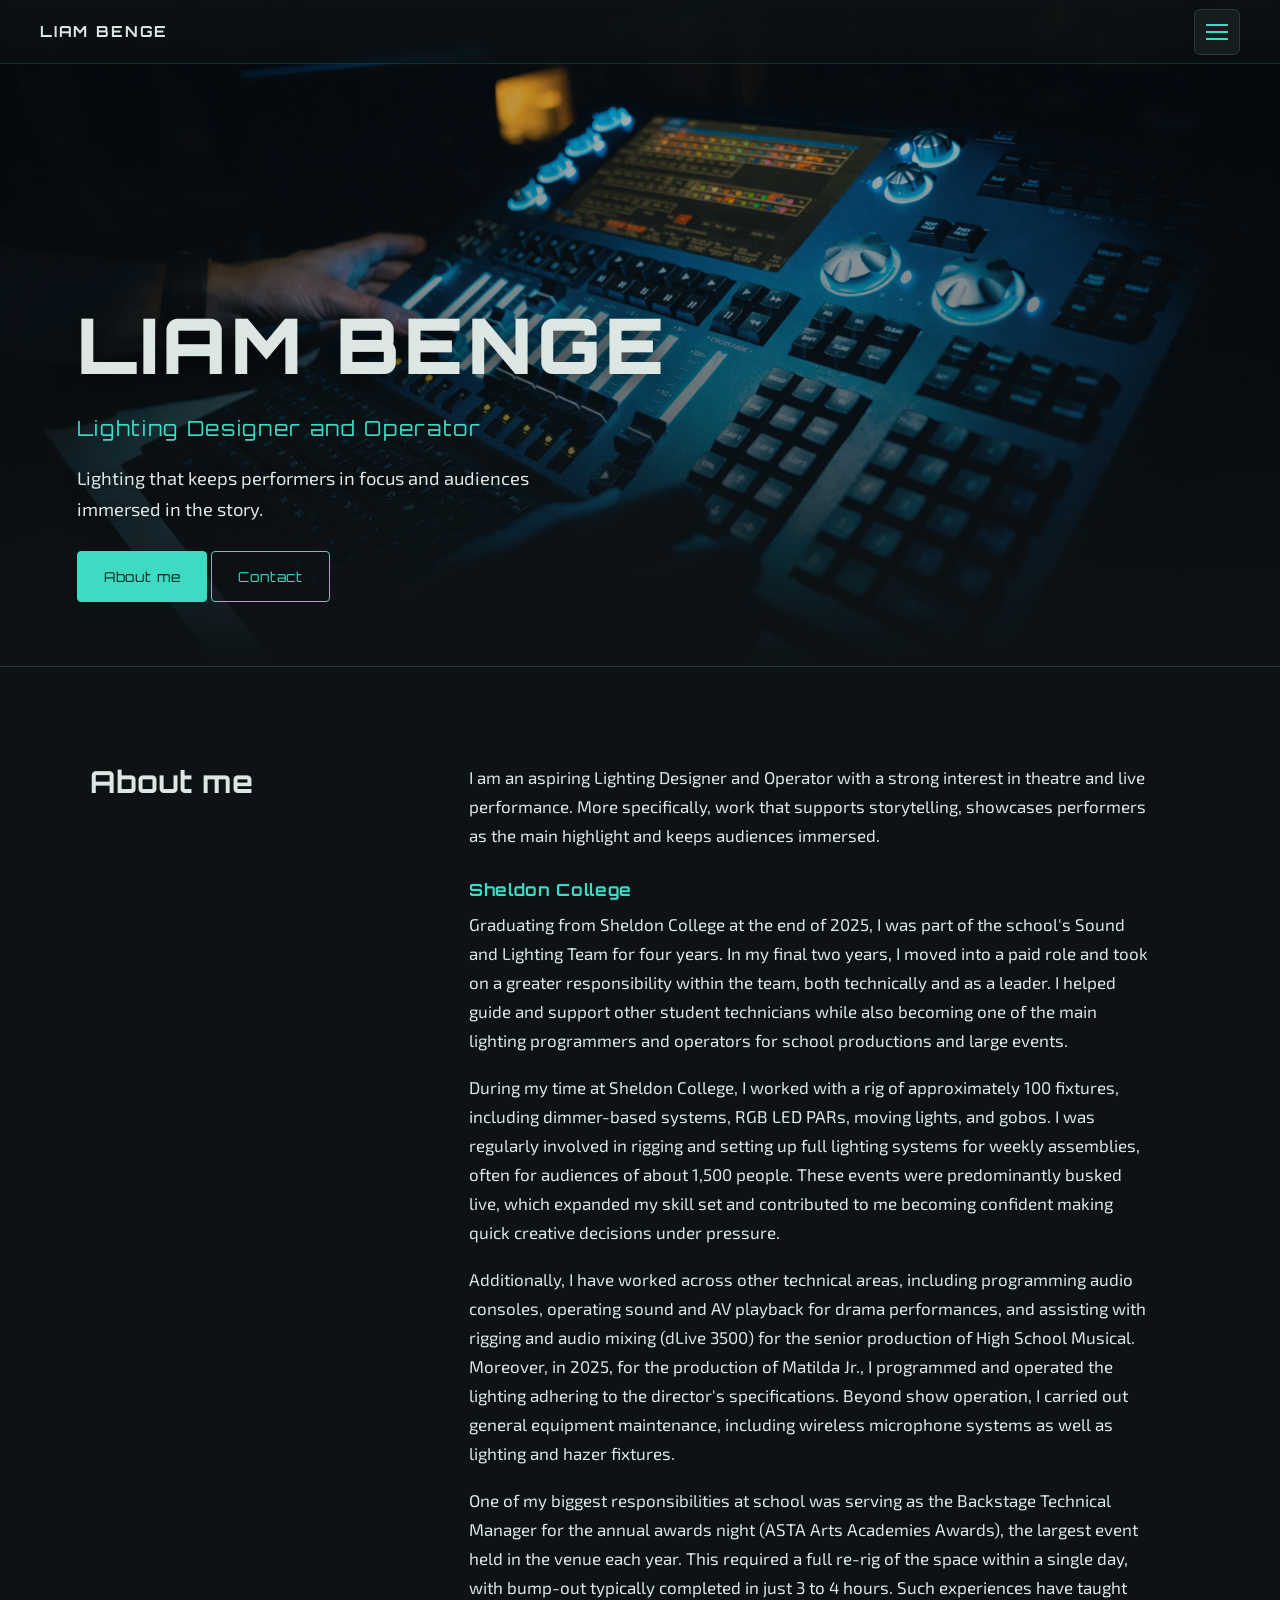
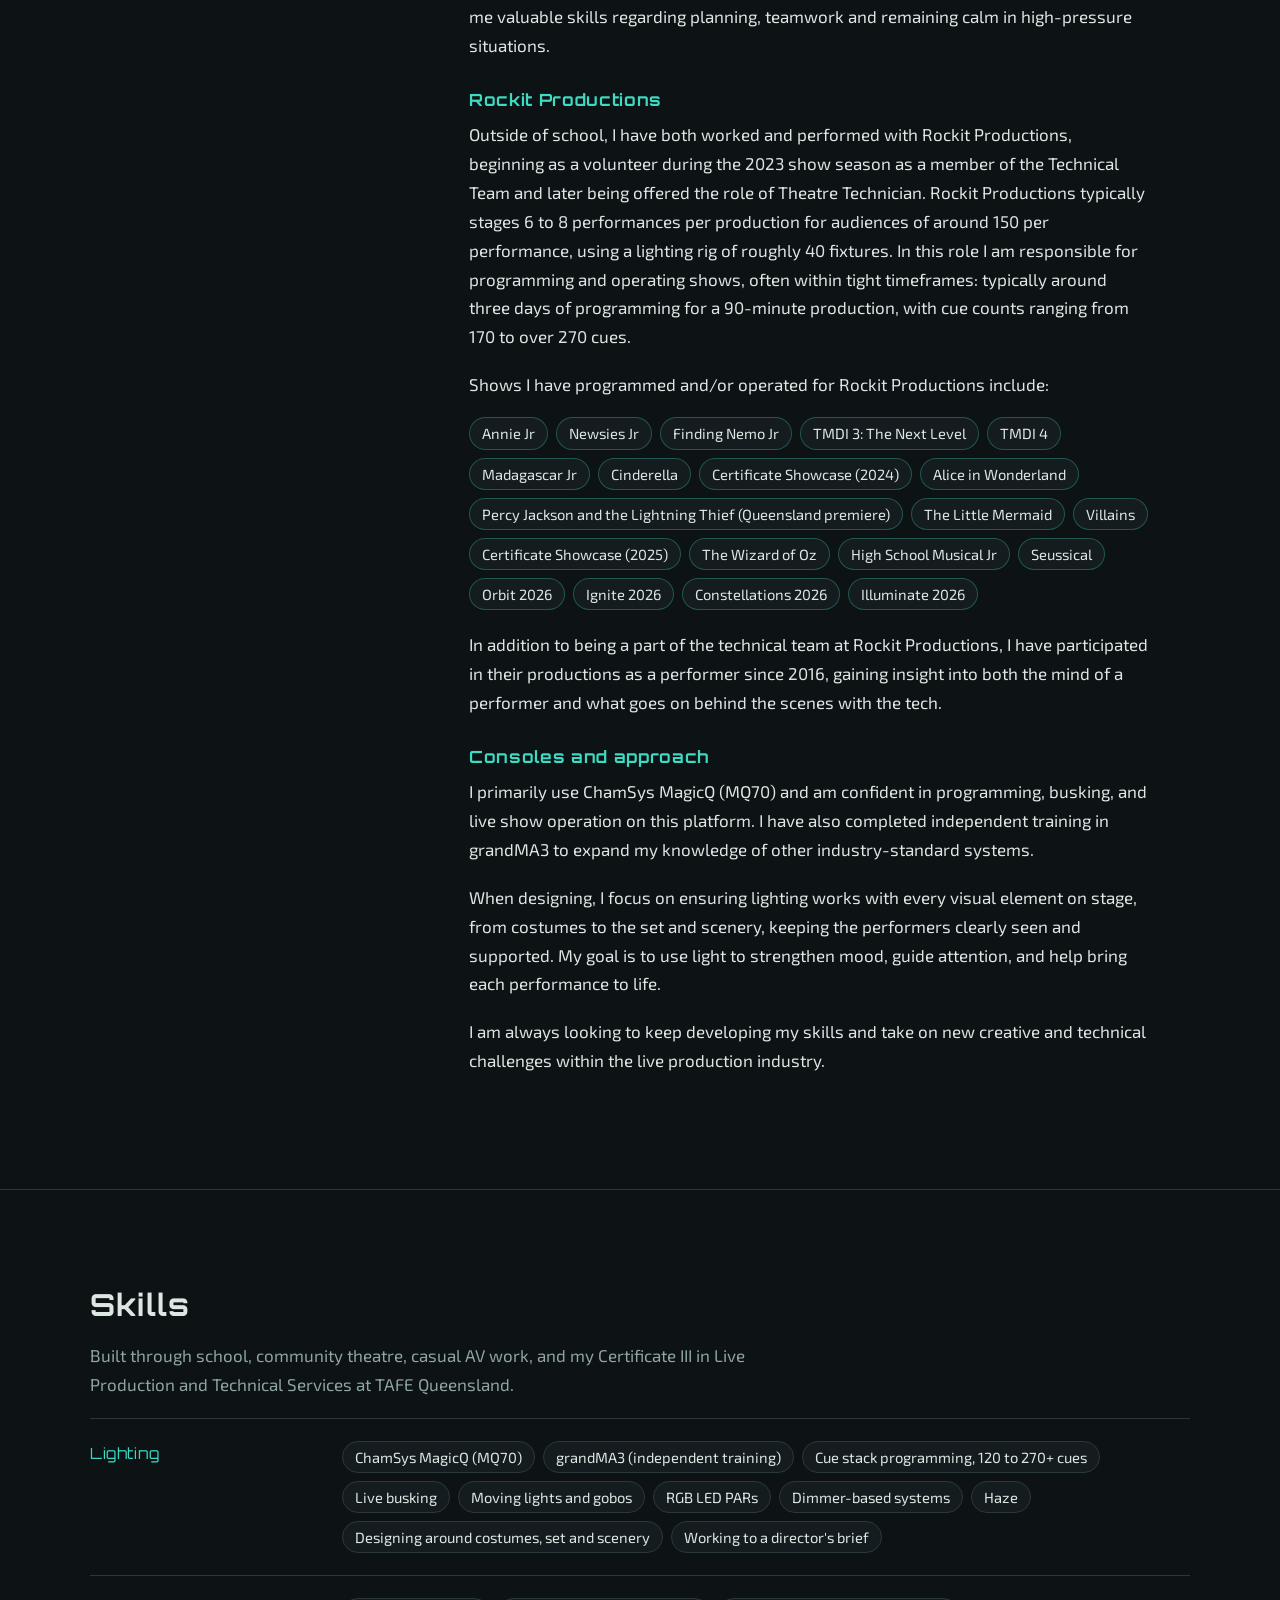
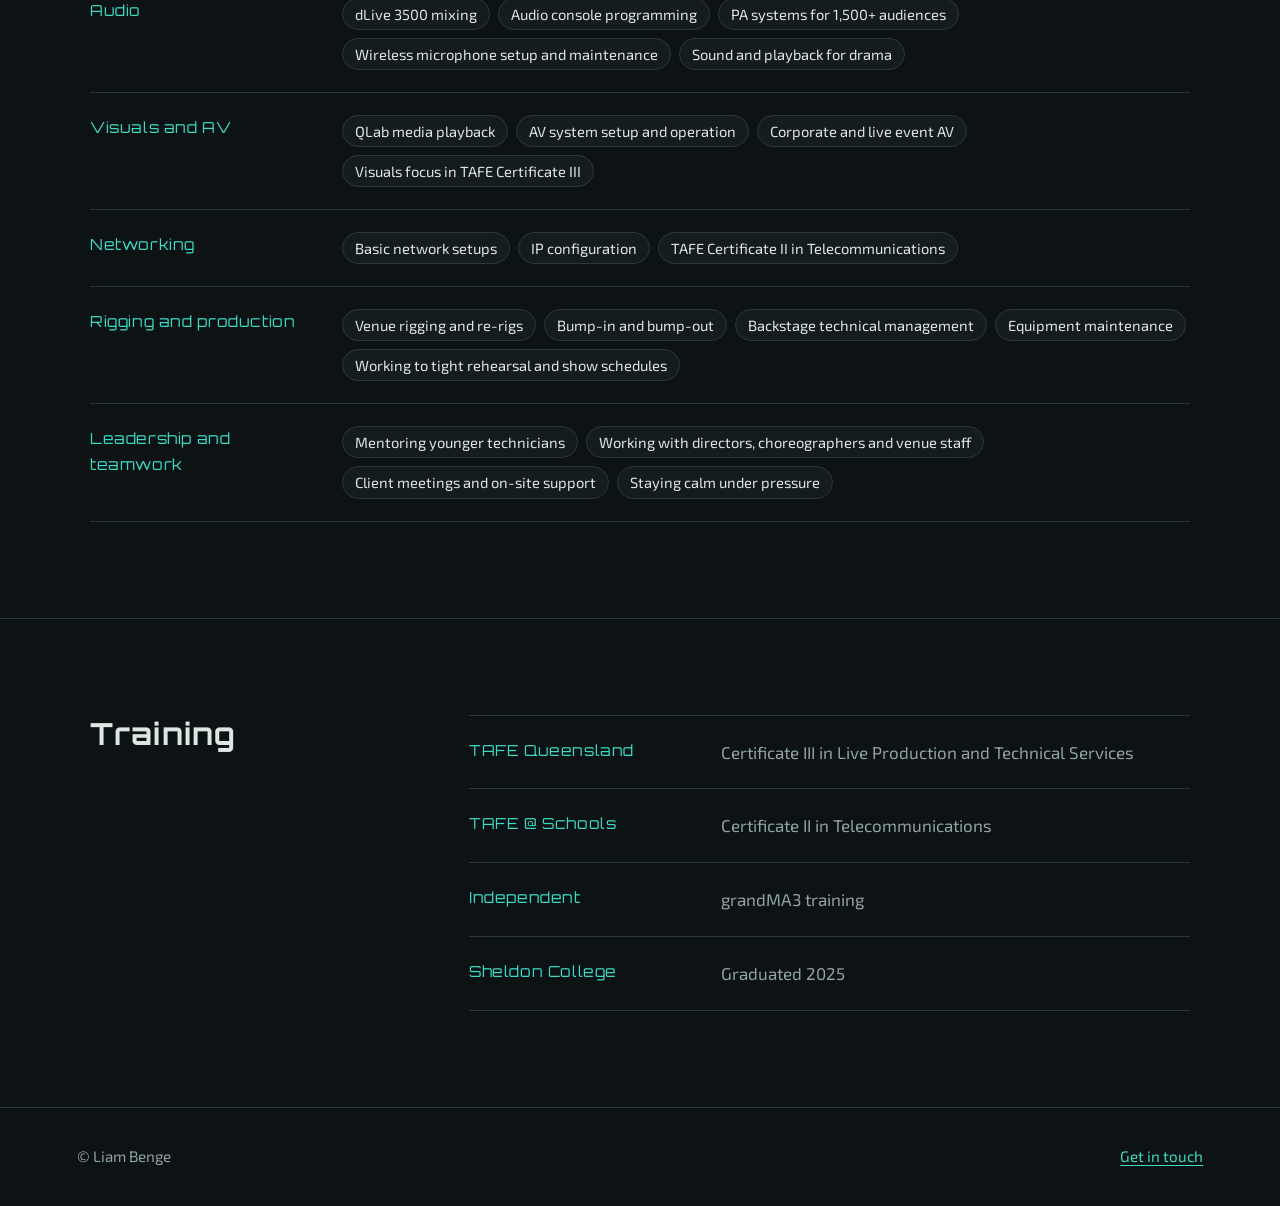
<file: index.html>
<!doctype html>
<html lang="en">
<head>
<meta charset="utf-8">
<meta name="viewport" content="width=device-width, initial-scale=1">
<title>Liam Benge | Lighting Designer and Operator</title>
<meta name="description" content="Portfolio of Liam Benge, lighting designer and operator for theatre and live performance.">
<link rel="preconnect" href="https://fonts.googleapis.com">
<link rel="preconnect" href="https://fonts.gstatic.com" crossorigin>
<link href="https://fonts.googleapis.com/css2?family=Exo+2:wght@300;400;600&family=Orbitron:wght@500;700;900&display=swap" rel="stylesheet">
<link rel="stylesheet" href="css/style.css">
</head>
<body data-page="home">
<header class="site-header">
  <a class="brand" href="index.html">LIAM BENGE</a>
  <button class="burger" id="burger" aria-label="Open menu" aria-expanded="false" aria-controls="drawer"><span></span><span></span><span></span></button>
</header>
<div class="scrim" id="scrim" hidden></div>
<nav class="drawer" id="drawer" aria-label="Main">
  <a href="index.html" data-nav="home">Home</a>
  <p class="drawer-label">Photos and video</p>
  <div id="folderLinks"></div>
  <a href="contact.html" data-nav="contact" style="margin-top:12px">Contact</a>
</nav>

<main>
<section class="hero" id="top">
  <div class="hero-inner">
    <h1>Liam Benge</h1>
    <p class="role">Lighting Designer and Operator</p>
    <p class="tag">Lighting that keeps performers in focus and audiences immersed in the story.</p>
    <a class="btn solid" href="#about">About me</a>
    <a class="btn" href="contact.html">Contact</a>
  </div>
</section>

<section class="section" id="about">
  <div class="wrap split">
    <div class="sticky"><h2>About me</h2></div>
    <div class="prose">
    <p> I am an aspiring Lighting Designer and Operator with a strong interest in theatre and live performance. More specifically, work that supports storytelling, showcases performers as the main highlight and keeps audiences immersed.</p>

      <h3>Sheldon College</h3>
      <p>Graduating from Sheldon College at the end of 2025, I was part of the school's Sound and Lighting Team for four years. In my final two years, I moved into a paid role and took on a greater responsibility within the team, both technically and as a leader. I helped guide and support other student technicians while also becoming one of the main lighting programmers and operators for school productions and large events.</p>
      <p>During my time at Sheldon College, I worked with a rig of approximately 100 fixtures, including dimmer-based systems, RGB LED PARs, moving lights, and gobos. I was regularly involved in rigging and setting up full lighting systems for weekly assemblies, often for audiences of about 1,500 people. These events were predominantly busked live, which expanded my skill set and contributed to me becoming confident making quick creative decisions under pressure.</p>
      <p>Additionally, I have worked across other technical areas, including programming audio consoles, operating sound and AV playback for drama performances, and assisting with rigging and audio mixing (dLive 3500) for the senior production of High School Musical. Moreover, in 2025, for the production of Matilda Jr., I programmed and operated the lighting adhering to the director's specifications. Beyond show operation, I carried out general equipment maintenance, including wireless microphone systems as well as lighting and hazer fixtures.</p>
      <p>One of my biggest responsibilities at school was serving as the Backstage Technical Manager for the annual awards night (ASTA Arts Academies Awards), the largest event held in the venue each year. This required a full re-rig of the space within a single day, with bump-out typically completed in just 3 to 4 hours. Such experiences have taught me valuable skills regarding planning, teamwork and remaining calm in high-pressure situations.</p>

      <h3>Rockit Productions</h3>
      <p>Outside of school, I have both worked and performed with Rockit Productions, beginning as a volunteer during the 2023 show season as a member of the Technical Team and later being offered the role of Theatre Technician. Rockit Productions typically stages 6 to 8 performances per production for audiences of around 150 per performance, using a lighting rig of roughly 40 fixtures. In this role I am responsible for programming and operating shows, often within tight timeframes: typically around three days of programming for a 90-minute production, with cue counts ranging from 170 to over 270 cues.</p>
      <p>Shows I have programmed and/or operated for Rockit Productions include:</p>
      <ul class="shows">
    <li class="chip">Annie Jr</li>
    <li class="chip">Newsies Jr</li>
    <li class="chip">Finding Nemo Jr</li>
    <li class="chip">TMDI 3: The Next Level</li>
    <li class="chip">TMDI 4</li>
    <li class="chip">Madagascar Jr</li>
    <li class="chip">Cinderella</li>
    <li class="chip">Certificate Showcase (2024)</li>
    <li class="chip">Alice in Wonderland</li>
    <li class="chip">Percy Jackson and the Lightning Thief (Queensland premiere)</li>
    <li class="chip">The Little Mermaid</li>
    <li class="chip">Villains</li>
    <li class="chip">Certificate Showcase (2025)</li>
    <li class="chip">The Wizard of Oz</li>
    <li class="chip">High School Musical Jr</li>
    <li class="chip">Seussical</li>
    <li class="chip">Orbit 2026</li>
    <li class="chip">Ignite 2026</li>
    <li class="chip">Constellations 2026</li>
    <li class="chip">Illuminate 2026</li>
      </ul>
      <p>In addition to being a part of the technical team at Rockit Productions, I have participated in their productions as a performer since 2016, gaining insight into both the mind of a performer and what goes on behind the scenes with the tech.</p>

      <h3>Consoles and approach</h3>
      <p>I primarily use ChamSys MagicQ (MQ70) and am confident in programming, busking, and live show operation on this platform. I have also completed independent training in grandMA3 to expand my knowledge of other industry-standard systems.</p>
      <p>When designing, I focus on ensuring lighting works with every visual element on stage, from costumes to the set and scenery, keeping the performers clearly seen and supported. My goal is to use light to strengthen mood, guide attention, and help bring each performance to life.</p>
      <p>I am always looking to keep developing my skills and take on new creative and technical challenges within the live production industry.</p>
    </div>
  </div>
</section>

<section class="section" id="skills">
  <div class="wrap">
    <h2>Skills</h2>
    <p class="prose" style="color:var(--muted)">Built through school, community theatre, casual AV work, and my Certificate III in Live Production and Technical Services at TAFE Queensland.</p>
    <dl class="skill-rows">
    <div class="skill-row"><dt>Lighting</dt><dd><span class="chip">ChamSys MagicQ (MQ70)</span><span class="chip">grandMA3 (independent training)</span><span class="chip">Cue stack programming, 120 to 270+ cues</span><span class="chip">Live busking</span><span class="chip">Moving lights and gobos</span><span class="chip">RGB LED PARs</span><span class="chip">Dimmer-based systems</span><span class="chip">Haze</span><span class="chip">Designing around costumes, set and scenery</span><span class="chip">Working to a director's brief</span></dd></div>
    <div class="skill-row"><dt>Audio</dt><dd><span class="chip">dLive 3500 mixing</span><span class="chip">Audio console programming</span><span class="chip">PA systems for 1,500+ audiences</span><span class="chip">Wireless microphone setup and maintenance</span><span class="chip">Sound and playback for drama</span></dd></div>
    <div class="skill-row"><dt>Visuals and AV</dt><dd><span class="chip">QLab media playback</span><span class="chip">AV system setup and operation</span><span class="chip">Corporate and live event AV</span><span class="chip">Visuals focus in TAFE Certificate III</span></dd></div>
    <div class="skill-row"><dt>Networking</dt><dd><span class="chip">Basic network setups</span><span class="chip">IP configuration</span><span class="chip">TAFE Certificate II in Telecommunications</span></dd></div>
    <div class="skill-row"><dt>Rigging and production</dt><dd><span class="chip">Venue rigging and re-rigs</span><span class="chip">Bump-in and bump-out</span><span class="chip">Backstage technical management</span><span class="chip">Equipment maintenance</span><span class="chip">Working to tight rehearsal and show schedules</span></dd></div>
    <div class="skill-row"><dt>Leadership and teamwork</dt><dd><span class="chip">Mentoring younger technicians</span><span class="chip">Working with directors, choreographers and venue staff</span><span class="chip">Client meetings and on-site support</span><span class="chip">Staying calm under pressure</span></dd></div>
    </dl>
  </div>
</section>

<section class="section" id="training">
  <div class="wrap split">
    <div class="sticky"><h2>Training</h2></div>
    <dl class="skill-rows">
      <div class="skill-row"><dt>TAFE Queensland</dt><dd class="note">Certificate III in Live Production and Technical Services</dd></div>
      <div class="skill-row"><dt>TAFE @ Schools</dt><dd class="note">Certificate II in Telecommunications</dd></div>
      <div class="skill-row"><dt>Independent</dt><dd class="note">grandMA3 training</dd></div>
      <div class="skill-row"><dt>Sheldon College</dt><dd class="note">Graduated 2025</dd></div>
    </dl>
  </div>
</section>
</main>
<footer class="site-footer">
  <span>&copy; Liam Benge</span>
  <a href="contact.html">Get in touch</a>
</footer>
<script src="js/site.js"></script>
</body>
</html>
</file>
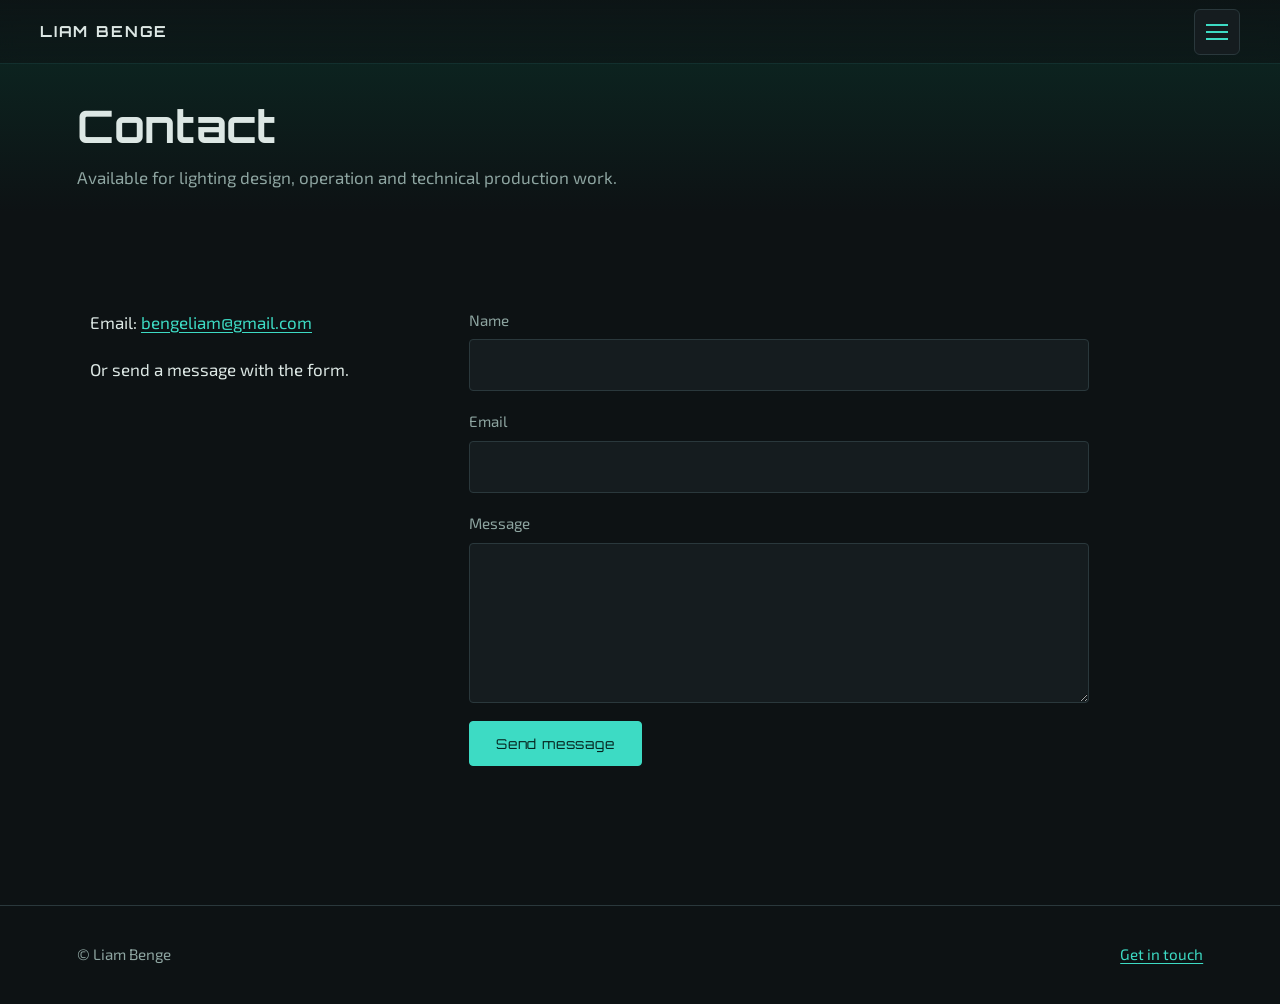
<file: contact.html>
<!doctype html>
<html lang="en">
<head>
<meta charset="utf-8">
<meta name="viewport" content="width=device-width, initial-scale=1">
<title>Contact | Liam Benge</title>
<meta name="description" content="Get in touch with Liam Benge about lighting design, operation and technical production.">
<link rel="preconnect" href="https://fonts.googleapis.com">
<link rel="preconnect" href="https://fonts.gstatic.com" crossorigin>
<link href="https://fonts.googleapis.com/css2?family=Exo+2:wght@300;400;600&family=Orbitron:wght@500;700;900&display=swap" rel="stylesheet">
<link rel="stylesheet" href="css/style.css">
</head>
<body data-page="contact">
<header class="site-header">
  <a class="brand" href="index.html">LIAM BENGE</a>
  <button class="burger" id="burger" aria-label="Open menu" aria-expanded="false" aria-controls="drawer"><span></span><span></span><span></span></button>
</header>
<div class="scrim" id="scrim" hidden></div>
<nav class="drawer" id="drawer" aria-label="Main">
  <a href="index.html" data-nav="home">Home</a>
  <p class="drawer-label">Photos and video</p>
  <div id="folderLinks"></div>
  <a href="contact.html" data-nav="contact" style="margin-top:12px">Contact</a>
</nav>

<main>
<header class="page-head">
  <h1>Contact</h1>
  <p class="count">Available for lighting design, operation and technical production work.</p>
</header>
<section class="section" style="border-top:0">
  <div class="wrap split">
    <div class="prose">
      <p>Email: <a href="mailto:bengeliam@gmail.com">bengeliam@gmail.com</a></p>
      <p>Or send a message with the form.</p>
    </div>
    <!-- Replace YOUR_FORM_ID with the ID from your free Formspree form (see README). -->
    <form class="form" id="contactForm" action="https://formspree.io/f/YOUR_FORM_ID" method="POST">
      <label>Name <input type="text" name="name" required autocomplete="name"></label>
      <label>Email <input type="email" name="email" required autocomplete="email"></label>
      <label>Message <textarea name="message" required></textarea></label>
      <input class="hp" type="text" name="_gotcha" tabindex="-1" autocomplete="off" aria-hidden="true">
      <div><button class="btn solid" type="submit">Send message</button></div>
      <p class="status" id="formStatus" role="status"></p>
    </form>
  </div>
</section>
</main>
<footer class="site-footer">
  <span>&copy; Liam Benge</span>
  <a href="contact.html">Get in touch</a>
</footer>
<script src="js/site.js"></script>
</body>
</html>
</file>
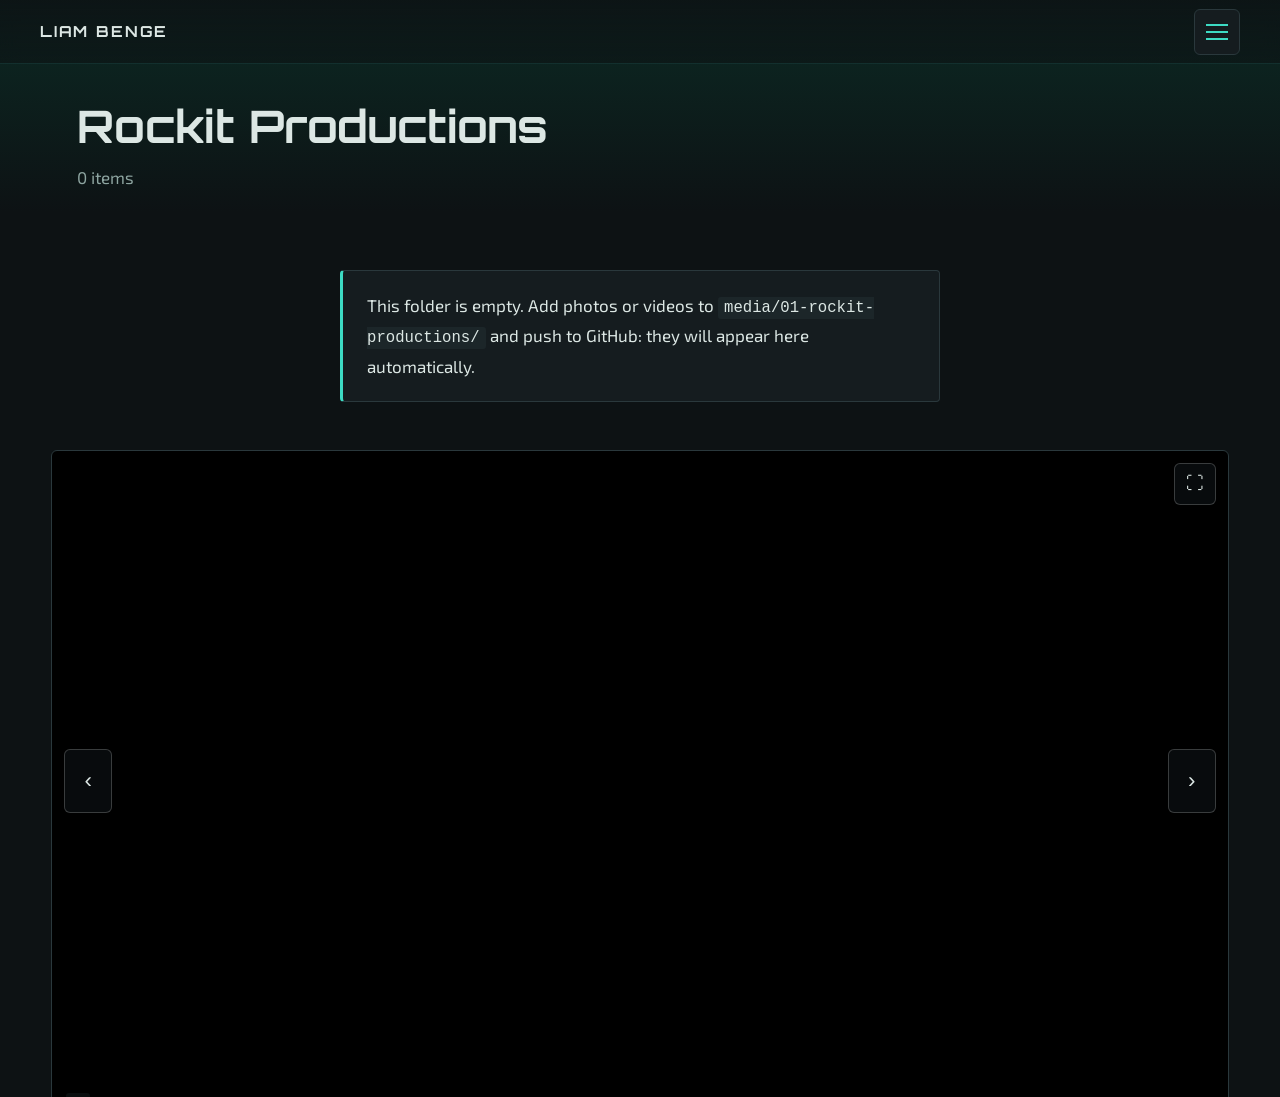
<file: gallery.html>
<!doctype html>
<html lang="en">
<head>
<meta charset="utf-8">
<meta name="viewport" content="width=device-width, initial-scale=1">
<title>Gallery | Liam Benge</title>
<meta name="description" content="Photos and video from lighting and technical productions by Liam Benge.">
<link rel="preconnect" href="https://fonts.googleapis.com">
<link rel="preconnect" href="https://fonts.gstatic.com" crossorigin>
<link href="https://fonts.googleapis.com/css2?family=Exo+2:wght@300;400;600&family=Orbitron:wght@500;700;900&display=swap" rel="stylesheet">
<link rel="stylesheet" href="css/style.css">
</head>
<body data-page="gallery">
<header class="site-header">
  <a class="brand" href="index.html">LIAM BENGE</a>
  <button class="burger" id="burger" aria-label="Open menu" aria-expanded="false" aria-controls="drawer"><span></span><span></span><span></span></button>
</header>
<div class="scrim" id="scrim" hidden></div>
<nav class="drawer" id="drawer" aria-label="Main">
  <a href="index.html" data-nav="home">Home</a>
  <p class="drawer-label">Photos and video</p>
  <div id="folderLinks"></div>
  <a href="contact.html" data-nav="contact" style="margin-top:12px">Contact</a>
</nav>

<main>
<header class="page-head">
  <h1 id="galTitle">Gallery</h1>
  <p class="count" id="galCount"></p>
  <div class="gal-bar" id="galViews">
    <div class="seg" role="group" aria-label="View">
      <button id="viewSlides" aria-pressed="true">Slideshow</button>
      <button id="viewGrid" aria-pressed="false">Grid</button>
    </div>
  </div>
</header>
<div class="gallery" id="gallery">
  <p class="notice" id="galEmpty" hidden>This folder is empty. Add photos or videos to <code id="galEmptyPath"></code> and push to GitHub: they will appear here automatically.</p>
  <section id="slides" aria-label="Slideshow">
    <div class="stage" id="stage">
      <div id="stageMedia" style="width:100%;height:100%"></div>
      <button class="nav-btn prev" id="prev" aria-label="Previous">&#8249;</button>
      <button class="nav-btn next" id="next" aria-label="Next">&#8250;</button>
      <button class="fs-btn" id="fs" aria-label="Full screen">&#9974;</button>
      <span class="counter" id="counter" aria-live="polite"></span>
    </div>
    <div class="thumbs" id="thumbs"></div>
  </section>
  <section id="gridWrap" aria-label="Grid" hidden>
    <div class="grid" id="grid"></div>
  </section>
</div>
</main>
<footer class="site-footer">
  <span>&copy; Liam Benge</span>
  <a href="contact.html">Get in touch</a>
</footer>
<script src="js/site.js"></script>
</body>
</html>
</file>
<file: css/style.css>
:root{
  --bg:#0d1214; --panel:#151c1f; --panel-2:#1c2629; --line:#2a383c;
  --green:#0b3d31; --green-2:#15705a; --teal:#3ddbc4; --teal-dim:#1ea593;
  --text:#dce7e4; --muted:#8ea5a1;
  --font-display:'Orbitron','Exo 2',system-ui,sans-serif;
  --font-body:'Exo 2',system-ui,-apple-system,'Segoe UI',sans-serif;
  --header-h:64px;
}
*,*::before,*::after{box-sizing:border-box}
html{scroll-behavior:smooth}
body{margin:0;background:var(--bg);color:var(--text);font-family:var(--font-body);font-size:1.0625rem;line-height:1.7;-webkit-font-smoothing:antialiased}
body.no-scroll{overflow:hidden}
img,video{max-width:100%;display:block}
a{color:var(--teal);text-underline-offset:3px}
a:hover{color:#fff}
:focus-visible{outline:2px solid var(--teal);outline-offset:3px}
h1,h2,h3{font-family:var(--font-display);line-height:1.2;margin:0 0 .6em;font-weight:700}
h2{font-size:clamp(1.4rem,2.4vw,1.9rem);letter-spacing:.03em}
h3{font-size:1.05rem;letter-spacing:.04em;color:var(--teal)}
p{margin:0 0 1.1em}

/* header + menu */
.site-header{position:fixed;inset:0 0 auto 0;height:var(--header-h);z-index:30;display:flex;align-items:center;justify-content:space-between;padding:0 clamp(16px,4vw,40px);background:linear-gradient(180deg,rgba(13,18,20,.88),rgba(13,18,20,.55));backdrop-filter:blur(8px);border-bottom:1px solid rgba(61,219,196,.14)}
.brand{font-family:var(--font-display);font-weight:700;letter-spacing:.12em;color:var(--text);text-decoration:none;font-size:.95rem}
.brand:hover{color:var(--teal)}
.burger{width:46px;height:46px;border:1px solid var(--line);background:var(--panel);border-radius:6px;cursor:pointer;display:grid;place-content:center;gap:5px}
.burger span{display:block;width:22px;height:2px;background:var(--teal);transition:transform .25s,opacity .2s}
.burger[aria-expanded="true"] span:nth-child(1){transform:translateY(7px) rotate(45deg)}
.burger[aria-expanded="true"] span:nth-child(2){opacity:0}
.burger[aria-expanded="true"] span:nth-child(3){transform:translateY(-7px) rotate(-45deg)}
.scrim{position:fixed;inset:0;background:rgba(0,0,0,.6);z-index:40}
.drawer{position:fixed;top:0;right:0;bottom:0;width:min(340px,86vw);z-index:50;background:var(--panel);border-left:1px solid var(--line);padding:calc(var(--header-h) + 16px) 0 24px;transform:translateX(100%);transition:transform .28s ease;overflow-y:auto}
.drawer.open{transform:none}
.drawer a{display:block;padding:12px 28px;color:var(--text);text-decoration:none;font-family:var(--font-display);font-size:.9rem;letter-spacing:.05em;border-left:3px solid transparent}
.drawer a:hover{background:var(--panel-2);color:var(--teal)}
.drawer a[aria-current="page"]{border-left-color:var(--teal);color:var(--teal);background:var(--panel-2)}
.drawer-label{margin:18px 28px 6px;font-size:.85rem;color:var(--muted);border-top:1px solid var(--line);padding-top:16px}
#folderLinks a{padding-left:40px}

/* hero */
.hero{position:relative;min-height:min(74vh,680px);display:flex;align-items:flex-end;padding:calc(var(--header-h) + 40px) clamp(20px,6vw,80px) clamp(32px,6vw,64px);
  background:
    linear-gradient(180deg,rgba(13,18,20,.15) 0%,rgba(13,18,20,.55) 60%,var(--bg) 100%),
    url('../assets/banner.jpg') center/cover no-repeat,
    linear-gradient(135deg,var(--green) 0%,#122226 55%,#1b2a2e 100%);
  overflow:hidden}
.hero::after{content:"";position:absolute;inset:0;pointer-events:none;background:linear-gradient(100deg,transparent 42%,rgba(61,219,196,.22) 50%,transparent 58%);background-size:260% 100%;background-position:130% 0;animation:sweep 2.8s .4s ease-out 1 forwards}
@keyframes sweep{to{background-position:-60% 0}}
.hero-inner{position:relative;z-index:1;max-width:900px}
.hero h1{font-size:clamp(2.2rem,7vw,4.8rem);letter-spacing:.06em;text-transform:uppercase;margin:0 0 .25em;font-weight:900;text-shadow:0 2px 24px rgba(0,0,0,.6)}
.hero .role{font-family:var(--font-display);font-size:clamp(.95rem,2vw,1.3rem);letter-spacing:.08em;color:var(--teal);margin:0 0 .8em}
.hero .tag{max-width:46ch;font-size:1.15rem;color:var(--text);text-shadow:0 1px 12px rgba(0,0,0,.7);margin:0 0 1.4em}
.btn{display:inline-block;font-family:var(--font-display);font-size:.85rem;letter-spacing:.06em;padding:13px 26px;border:1px solid var(--teal);color:var(--teal);background:transparent;text-decoration:none;border-radius:4px;cursor:pointer;transition:background .2s,color .2s}
.btn:hover{background:var(--teal);color:#06231e}
.btn.solid{background:var(--teal);color:#06231e}
.btn.solid:hover{background:#fff;border-color:#fff}

/* sections */
.section{padding:clamp(48px,8vw,96px) clamp(20px,6vw,80px);border-top:1px solid var(--line)}
.section:first-of-type{border-top:0}
.wrap{max-width:1100px;margin:0 auto}
.split{display:grid;gap:clamp(20px,4vw,64px);grid-template-columns:1fr}
@media(min-width:860px){.split{grid-template-columns:minmax(200px,1fr) 2.2fr}.split>.sticky{position:sticky;top:calc(var(--header-h) + 24px);align-self:start}}
.prose{max-width:68ch}
.prose h3{margin-top:1.8em}
.shows{display:flex;flex-wrap:wrap;gap:8px;list-style:none;padding:0;margin:0 0 1.2em}
.chip{display:inline-block;padding:4px 12px;border:1px solid var(--line);border-radius:999px;background:var(--panel);font-size:.92rem;line-height:1.5}
.shows .chip{border-color:rgba(61,219,196,.3)}

/* skills */
.skill-rows{margin:0}
.skill-row{display:grid;gap:10px;padding:22px 0;border-top:1px solid var(--line)}
.skill-row:last-child{border-bottom:1px solid var(--line)}
@media(min-width:760px){.skill-row{grid-template-columns:220px 1fr;gap:32px}}
.skill-row dt{font-family:var(--font-display);font-size:.95rem;letter-spacing:.04em;color:var(--teal)}
.skill-row dd{margin:0;display:flex;flex-wrap:wrap;gap:8px}
.skill-row dd.note{display:block;color:var(--muted)}

/* footer */
.site-footer{padding:36px clamp(20px,6vw,80px);border-top:1px solid var(--line);color:var(--muted);display:flex;flex-wrap:wrap;gap:12px 32px;justify-content:space-between;font-size:.95rem}

/* gallery page */
.page-head{padding:calc(var(--header-h) + 36px) clamp(20px,6vw,80px) 20px;background:linear-gradient(180deg,var(--green) -80%,var(--bg) 100%)}
.page-head h1{font-size:clamp(1.7rem,4.5vw,2.8rem);margin:0 0 .2em}
.page-head .count{color:var(--muted);margin:0}
.gal-bar{display:flex;flex-wrap:wrap;gap:12px;align-items:center;justify-content:space-between;margin-top:20px}
.seg{display:inline-flex;border:1px solid var(--line);border-radius:6px;overflow:hidden}
.seg button{font:inherit;font-family:var(--font-display);font-size:.8rem;letter-spacing:.05em;padding:10px 18px;border:0;background:var(--panel);color:var(--muted);cursor:pointer}
.seg button[aria-pressed="true"]{background:var(--teal);color:#06231e}
.gallery{padding:10px clamp(12px,4vw,56px) 64px;max-width:1500px;margin:0 auto}
.stage{position:relative;background:#000;border:1px solid var(--line);border-radius:6px;aspect-ratio:16/9;max-height:78vh;width:100%;display:grid;place-items:center;overflow:hidden;touch-action:pan-y}
.stage img,.stage video{width:100%;height:100%;object-fit:contain}
.nav-btn,.fs-btn{position:absolute;border:1px solid rgba(255,255,255,.2);background:rgba(13,18,20,.65);color:var(--text);cursor:pointer;backdrop-filter:blur(4px);font-size:1.4rem;line-height:1}
.nav-btn{top:50%;transform:translateY(-50%);width:48px;height:64px;border-radius:6px}
.nav-btn.prev{left:12px}.nav-btn.next{right:12px}
.fs-btn{top:12px;right:12px;width:42px;height:42px;border-radius:6px;font-size:1.1rem}
.nav-btn:hover,.fs-btn:hover{background:var(--teal);color:#06231e}
.counter{position:absolute;left:14px;bottom:12px;padding:3px 12px;background:rgba(13,18,20,.72);border-radius:999px;font-size:.9rem}
.thumbs{display:flex;gap:8px;overflow-x:auto;padding:12px 2px;scrollbar-color:var(--teal-dim) var(--panel)}
.thumb{flex:0 0 auto;width:120px;aspect-ratio:16/10;padding:0;border:2px solid transparent;border-radius:4px;background:var(--panel);cursor:pointer;overflow:hidden;position:relative;opacity:.65}
.thumb[aria-current="true"]{border-color:var(--teal);opacity:1}
.thumb:hover{opacity:1}
.thumb img,.thumb video,.tile img,.tile video{width:100%;height:100%;object-fit:cover}
.grid{display:grid;gap:10px;grid-template-columns:repeat(auto-fill,minmax(230px,1fr));padding-top:10px}
.tile{position:relative;aspect-ratio:4/3;padding:0;border:1px solid var(--line);border-radius:4px;overflow:hidden;background:var(--panel);cursor:pointer}
.tile:hover{border-color:var(--teal)}
.tile img,.tile video{transition:transform .35s}
.tile:hover img,.tile:hover video{transform:scale(1.04)}
.play{position:absolute;right:8px;bottom:8px;width:30px;height:30px;border-radius:50%;background:rgba(13,18,20,.75);color:var(--teal);display:grid;place-items:center;font-size:.75rem;pointer-events:none}
.notice{max-width:60ch;margin:48px auto;padding:20px 24px;border:1px solid var(--line);border-left:3px solid var(--teal);background:var(--panel);border-radius:4px}
code{background:var(--panel-2);padding:2px 6px;border-radius:3px;font-size:.92em}
[hidden]{display:none!important}

/* contact */
.form{display:grid;gap:18px;max-width:620px}
.form label{display:grid;gap:6px;font-size:.95rem;color:var(--muted)}
.form input,.form textarea{font:inherit;color:var(--text);background:var(--panel);border:1px solid var(--line);border-radius:4px;padding:12px 14px}
.form input:focus,.form textarea:focus{outline:2px solid var(--teal);outline-offset:1px;border-color:var(--teal)}
.form textarea{min-height:160px;resize:vertical}
.hp{position:absolute;left:-9999px}
.status{min-height:1.5em;margin:0}
.status.ok{color:var(--teal)}.status.err{color:#ff9b8a}

@media(prefers-reduced-motion:reduce){
  html{scroll-behavior:auto}
  .hero::after{animation:none;opacity:0}
  *{transition:none!important}
}
</file>
